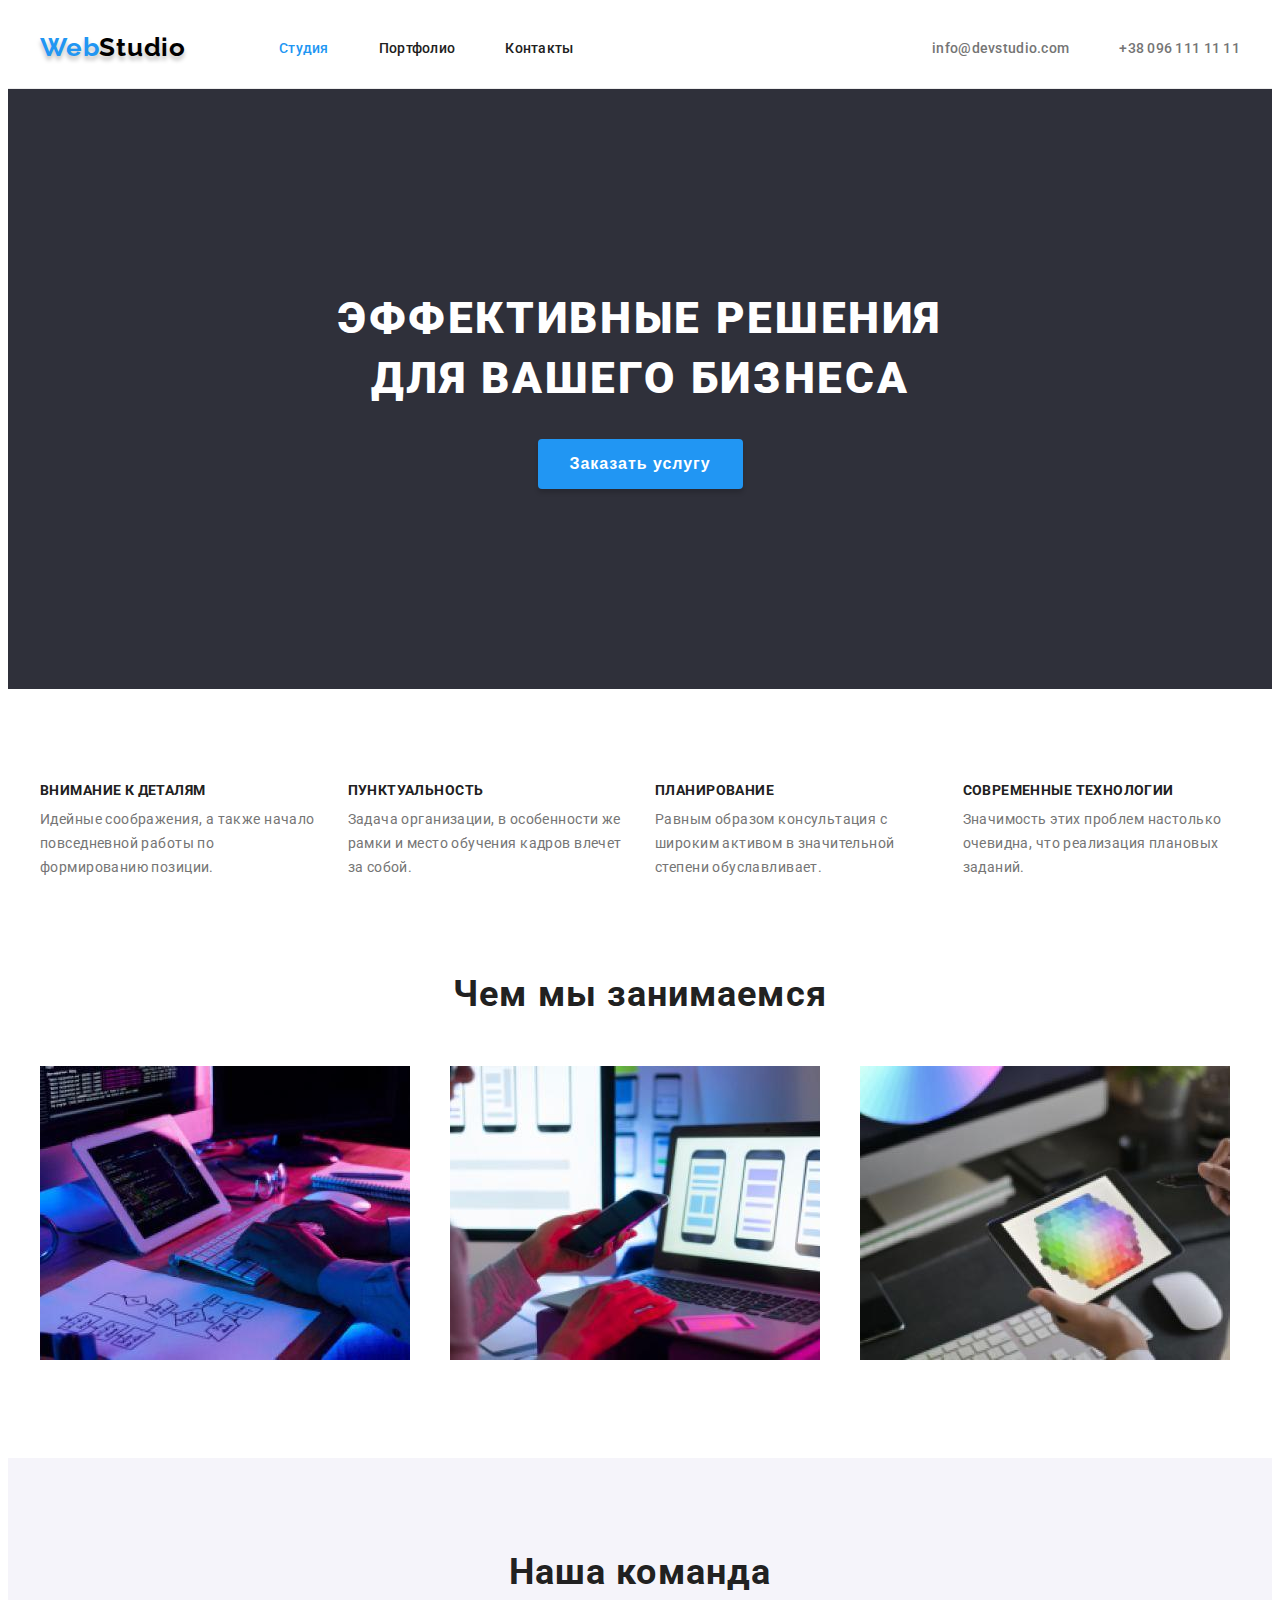
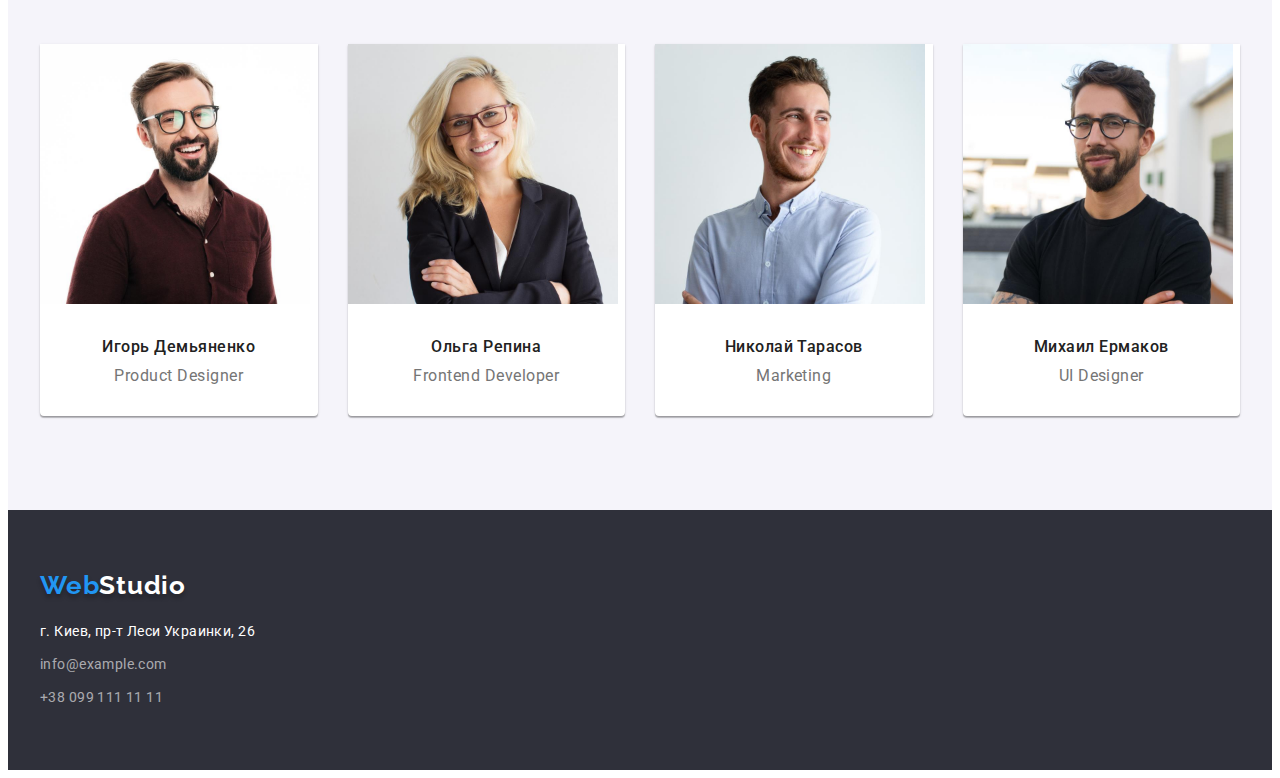
<file: index.html>
<!DOCTYPE html>
<html lang="ru">
  <head>
    <meta charset="UTF-8" />
    <meta http-equiv="X-UA-Compatible" content="IE=edge" />
    <meta name="viewport" content="width=device-width, initial-scale=1.0" />
    <title>Document</title>
    <link rel="preconnect" href="https://fonts.googleapis.com" />
    <link rel="preconnect" href="https://fonts.gstatic.com" crossorigin />
    <link
      href="https://fonts.googleapis.com/css2?family=Raleway:wght@700&family=Roboto:wght@400;500;700;900&display=swap"
      rel="stylesheet"
    />
    <link
      rel="stylesheet"
      href="https://cdnjs.cloudflare.com/ajax/libs/modern-normalize/1.1.0/modern-normalize.min.css"
      integrity="sha512-wpPYUAdjBVSE4KJnH1VR1HeZfpl1ub8YT/NKx4PuQ5NmX2tKuGu6U/JRp5y+Y8XG2tV+wKQpNHVUX03MfMFn9Q=="
      crossorigin="anonymous"
      referrerpolicy="no-referrer"
    />
    <link rel="stylesheet" href="./css/styles.css" />
  </head>

  <body>
    <!--Верхняя линия-->
    <header class="header">
      <div class="container head-container">
        <a lang="en" href="index.html" class="logo logo-head link"
          ><span class="logo-blue">Web</span>Studio</a
        >
        <nav class="header-nav">
          <ul class="nav-list list">
            <li class="nav-item">
              <a class="nav-link link current" href="index.html">Студия</a>
            </li>
            <li class="nav-item">
              <a class="nav-link link" href="portfolio.html">Портфолио</a>
            </li>
            <li class="nav-item">
              <a class="nav-link link" href="">Контакты</a>
            </li>
          </ul>
        </nav>

        <div class="head-contacts">
          <ul class="contacts-list list">
            <li class="contacts-item">
              <a class="contacts-link link" href="mailto:info@devstudio.com"
                >info@devstudio.com</a
              >
            </li>
            <li class="contacts-item">
              <a class="contacts-link link" href="tel:+380961111111"
                >+38 096 111 11 11</a
              >
            </li>
          </ul>
        </div>
      </div>
    </header>

    <!-- герой -->
    <main>
      <!--Шапка-->
      <section class="hero">
        <div class="container">
          <h1 class="hero-title">Эффективные решения для вашего бизнеса</h1>
          <button type="button" class="button-primary">Заказать услугу</button>
        </div>
      </section>

      <!--Особености-->
      <section class="features">
        <div class="container">
          <h2 class="featurs-title visually-hidden">Особености</h2>
          <ul class="features-list list">
            <li class="features-item">
              <h3 class="features-item-title">Внимание к деталям</h3>
              <p class="features-dsc">
                Идейные соображения, а также начало повседневной работы по
                формированию позиции.
              </p>
            </li>
            <li class="features-item">
              <h3 class="features-item-title">Пунктуальность</h3>
              <p class="features-dsc">
                Задача организации, в особенности же рамки и место обучения
                кадров влечет за собой.
              </p>
            </li>
            <li class="features-item">
              <h3 class="features-item-title">Планирование</h3>
              <p class="features-dsc">
                Равным образом консультация с широким активом в значительной
                степени обуславливает.
              </p>
            </li>
            <li class="features-item">
              <h3 class="features-item-title">Современные технологии</h3>
              <p class="features-dsc">
                Значимость этих проблем настолько очевидна, что реализация
                плановых заданий.
              </p>
            </li>
          </ul>
        </div>
      </section>

      <!--Чем мы занимаемся-->
      <section class="work">
        <div class="container">
          <h2 class="work-title">Чем мы занимаемся</h2>
          <ul class="work-list list">
            <li class="work-item">
              <img
                src=" ./images/box1.jpg"
                alt="чем-то занимаються"
                width="370"
                height="294"
              />
            </li>
            <li class="work-item">
              <img
                src="./images/box2.jpg"
                alt="чем-то занимаються"
                width="370"
                height="294"
              />
            </li>
            <li class="work-item">
              <img
                src="./images/box3.jpg"
                alt="чем-то занимаються"
                width="370"
                height="294"
              />
            </li>
          </ul>
        </div>
      </section>

      <!--Наша команда-->
      <section class="teem">
        <div class="container">
          <h2 class="teem-title">Наша команда</h2>
          <ul class="teem-list list">
            <li class="teem-item">
              <img
                src="./images/imgid.jpg"
                alt="фото:Игорь Демьяненко"
                width="270"
                height="260"
              />
              <div class="teem-title-dsc">
                <h3 class="teem-name-title">Игорь Демьяненко</h3>
                <p lang="en" class="teem-dsc">Product Designer</p>
              </div>
            </li>

            <li class="teem-item">
              <img
                src="./images/imgor.jpg"
                alt="фото:Ольга Репина"
                width="270"
                height="260"
              />
              <div class="teem-title-dsc">
                <h3 class="teem-name-title">Ольга Репина</h3>
                <p lang="en" class="teem-dsc">Frontend Developer</p>
              </div>
            </li>

            <li class="teem-item">
              <img
                src="./images/imgnt.jpg"
                alt="фото:Николай Тарасов"
                width="270"
                height="260"
              />
              <div class="teem-title-dsc">
                <h3 class="teem-name-title">Николай Тарасов</h3>
                <p lang="en" class="teem-dsc">Marketing</p>
              </div>
            </li>

            <li class="teem-item">
              <img
                src="./images/imgme.jpg"
                alt="фото:Михаил Ермаков"
                width="270"
                height="260"
              />
              <div class="teem-title-dsc">
                <h3 class="teem-name-title">Михаил Ермаков</h3>
                <p lang="en" class="teem-dsc">UI Designer</p>
              </div>
            </li>
          </ul>
        </div>
      </section>
    </main>

    <!--Подвал-->
    <footer class="footer">
      <div class="container footer-container">
        <a class="logo logo-footer link" href="/"
          ><span class="logo-blue">Web</span>Studio</a
        >
        <address>
          <ul class="contacts-footer-list list">
            <li class="footer-item">
              <a
                class="map-link link"
                href="https://www.google.com/maps/place/%D0%B1%D1%83%D0%BB.+%D0%9B%D0%B5%D1%81%D0%B8+%D0%A3%D0%BA%D1%80%D0%B0%D0%B8%D0%BD%D0%BA%D0%B8,+26,+%D0%9A%D0%B8%D0%B5%D0%B2,+02000/@50.4265807,30.5361971,17z/data=!3m1!4b1!4m5!3m4!1s0x40d4cf0e033ecbe9:0x57a4dffefec77da0!8m2!3d50.4265807!4d30.5383858"
              >
                г. Киев, пр-т Леси Украинки, 26</a
              >
            </li>
            <li class="footer-item">
              <a
                class="footer-contacts-link link"
                href="mailto:info@example.com"
                >info@example.com</a
              >
            </li>
            <li class="footer-item">
              <a class="footer-contacts-link link" href="tel:+380991111111"
                >+38 099 111 11 11</a
              >
            </li>
          </ul>
        </address>
      </div>
    </footer>
  </body>
</html>
</file>
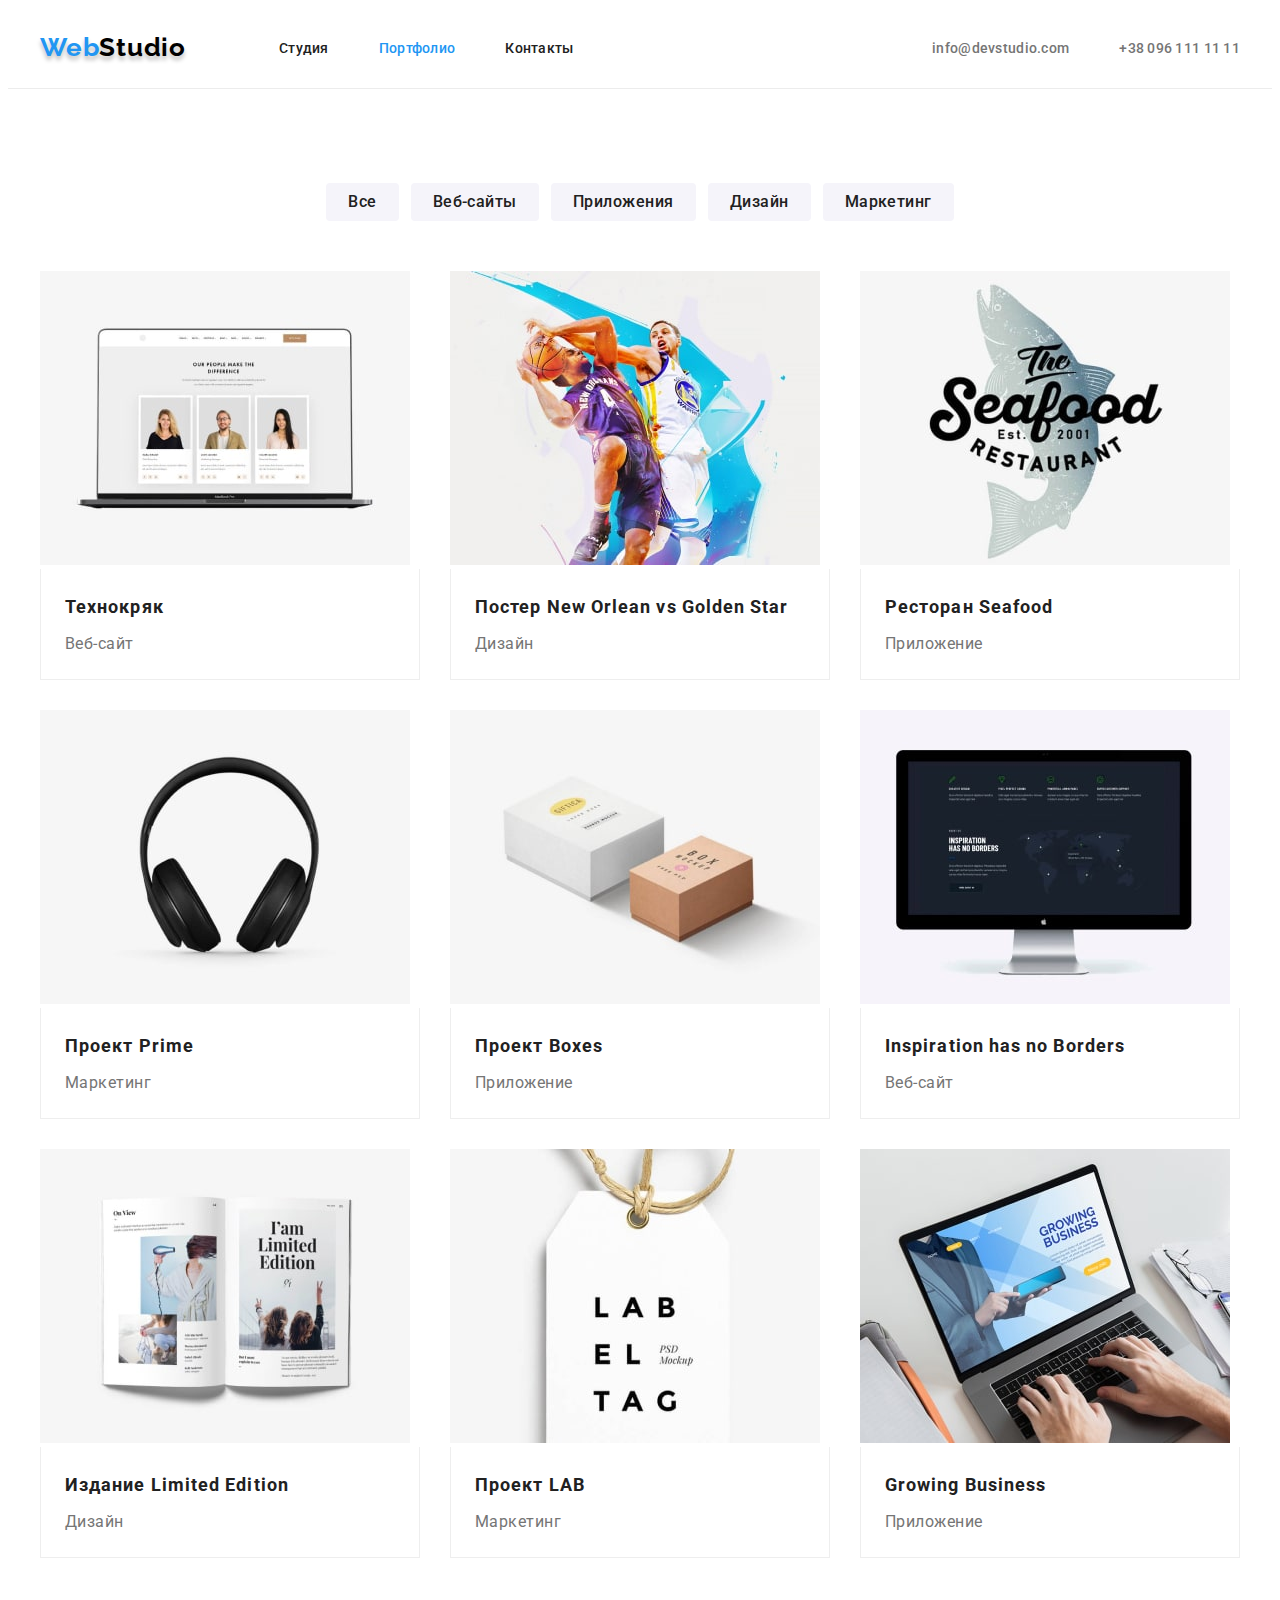
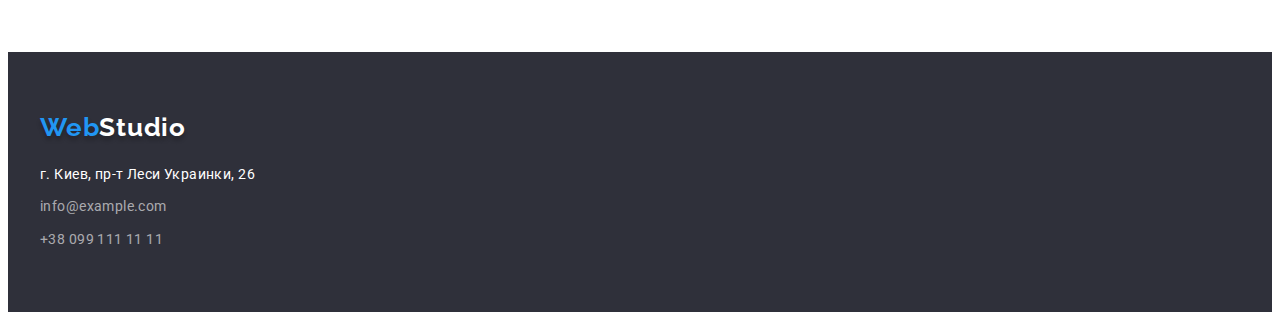
<file: portfolio.html>
<!DOCTYPE html>
<html lang="ru">
  <head>
    <meta charset="UTF-8" />
    <meta http-equiv="X-UA-Compatible" content="IE=edge" />
    <meta name="viewport" content="width=device-width, initial-scale=1.0" />
    <title>Document</title>
    <link rel="preconnect" href="https://fonts.googleapis.com" />
    <link rel="preconnect" href="https://fonts.gstatic.com" crossorigin />
    <link
      href="https://fonts.googleapis.com/css2?family=Raleway:wght@700&family=Roboto:wght@400;500;700;900&display=swap"
      rel="stylesheet"
    />
    <link
      rel="stylesheet"
      href="https://cdnjs.cloudflare.com/ajax/libs/modern-normalize/1.1.0/modern-normalize.min.css"
      integrity="sha512-wpPYUAdjBVSE4KJnH1VR1HeZfpl1ub8YT/NKx4PuQ5NmX2tKuGu6U/JRp5y+Y8XG2tV+wKQpNHVUX03MfMFn9Q=="
      crossorigin="anonymous"
      referrerpolicy="no-referrer"
    />
    <link rel="stylesheet" href="./css/styles.css" />
  </head>

  <body>
    <header class="header">
      <div class="container head-container">
        <a lang="en" href="index.html" class="logo logo-head link"
          ><span class="logo-blue">Web</span>Studio</a
        >
        <nav class="header-nav">
          <ul class="nav-list list">
            <li class="nav-item">
              <a class="nav-link link" href="index.html">Студия</a>
            </li>
            <li class="nav-item">
              <a class="nav-link link current" href="portfolio.html"
                >Портфолио</a
              >
            </li>
            <li class="nav-item">
              <a class="nav-link link" href="">Контакты</a>
            </li>
          </ul>
        </nav>

        <div class="head-contacts">
          <ul class="contacts-list list">
            <li class="contacts-item">
              <a class="contacts-link link" href="mailto:info@devstudio.com"
                >info@devstudio.com</a
              >
            </li>
            <li class="contacts-item">
              <a class="contacts-link link" href="tel:+380961111111"
                >+38 096 111 11 11</a
              >
            </li>
          </ul>
        </div>
      </div>
    </header>

    <main>
      <section class="portfolio">
        <div class="container">
          <h1 class="portfilio-title visually-hidden">Портфолио</h1>
          <div class="filter">
            <button type="button" class="button-secondary">Все</button>
            <button type="button" class="button-secondary">Веб-сайты</button>
            <button type="button" class="button-secondary">Приложения</button>
            <button type="button" class="button-secondary">Дизайн</button>
            <button type="button" class="button-secondary">Маркетинг</button>
          </div>

          <ul class="port-list list">
            <li class="port-item">
              <a class="link" href=""
                ><img
                  src="./images/thechnocrack.jpg"
                  alt="Технокряк"
                  width="370"
                  height="294"
                />
                <div class="border-item">
                  <h2 class="port-item-title">Технокряк</h2>
                  <p class="port-dsc">Веб-сайт</p>
                </div>
              </a>
            </li>
            <li class="port-item">
              <a class="link" href=""
                ><img
                  src="./images/posternovsgs.jpg"
                  alt="Постер New Orlean vs Golden Star"
                  width="370"
                  height="294"
                />
                <div class="border-item">
                  <h2 class="port-item-title">
                    Постер New Orlean vs Golden Star
                  </h2>
                  <p class="port-dsc">Дизайн</p>
                </div>
              </a>
            </li>
            <li class="port-item">
              <a class="link" href=""
                ><img
                  src="./images/restorantseafood.jpg"
                  alt="логотип ресторана морепродуктов"
                  width="370"
                  height="294"
                />
                <div class="border-item">
                  <h2 class="port-item-title">Ресторан Seafood</h2>
                  <p class="port-dsc">Приложение</p>
                </div>
              </a>
            </li>
            <li class="port-item">
              <a class="link" href=""
                ><img
                  src="./images/projectprime.jpg"
                  alt="Проект Prime"
                  width="370"
                  height="294"
                />
                <div class="border-item">
                  <h2 class="port-item-title">Проект Prime</h2>
                  <p class="port-dsc">Маркетинг</p>
                </div>
              </a>
            </li>
            <li class="port-item">
              <a class="link" href=""
                ><img
                  src="./images/projectboxes.jpg"
                  alt="Проект Boxes"
                  width="370"
                  height="294"
                />
                <div class="border-item">
                  <h2 class="port-item-title">Проект Boxes</h2>
                  <p class="port-dsc">Приложение</p>
                </div>
              </a>
            </li>
            <li class="port-item">
              <a class="link" href=""
                ><img
                  src="./images/Inspirationhasnoborders.jpg"
                  alt="Inspiration has no Borders"
                  width="370"
                  height="294"
                />
                <div class="border-item">
                  <h2 class="port-item-title">Inspiration has no Borders</h2>
                  <p class="port-dsc">Веб-сайт</p>
                </div>
              </a>
            </li>
            <li class="port-item">
              <a class="link" href=""
                ><img
                  src="./images/limitededition.jpg"
                  alt="Издание Limited Edition"
                  width="370"
                  height="294"
                />
                <div class="border-item">
                  <h2 class="port-item-title">Издание Limited Edition</h2>
                  <p class="port-dsc">Дизайн</p>
                </div>
              </a>
            </li>
            <li class="port-item">
              <a class="link" href=""
                ><img
                  src="./images/lab.jpg"
                  alt="Проект LAB"
                  width="370"
                  height="294"
                />
                <div class="border-item">
                  <h2 class="port-item-title">Проект LAB</h2>
                  <p class="port-dsc">Маркетинг</p>
                </div>
              </a>
            </li>
            <li class="port-item">
              <a class="link" href=""
                ><img
                  src="./images/growingbusiness.jpg"
                  alt="Growing Business"
                  width="370"
                  height="294"
                />
                <div class="border-item">
                  <h2 class="port-item-title">Growing Business</h2>
                  <p class="port-dsc">Приложение</p>
                </div>
              </a>
            </li>
          </ul>
        </div>
      </section>
    </main>

    <!--Подвал-->
    <footer class="footer">
      <div class="container footer-container">
        <a class="logo logo-footer link" href="/"
          ><span class="logo-blue">Web</span>Studio</a
        >
        <address>
          <ul class="contacts-footer-list list">
            <li class="footer-item">
              <a
                class="map-link link"
                href="https://www.google.com/maps/place/%D0%B1%D1%83%D0%BB.+%D0%9B%D0%B5%D1%81%D0%B8+%D0%A3%D0%BA%D1%80%D0%B0%D0%B8%D0%BD%D0%BA%D0%B8,+26,+%D0%9A%D0%B8%D0%B5%D0%B2,+02000/@50.4265807,30.5361971,17z/data=!3m1!4b1!4m5!3m4!1s0x40d4cf0e033ecbe9:0x57a4dffefec77da0!8m2!3d50.4265807!4d30.5383858"
              >
                г. Киев, пр-т Леси Украинки, 26</a
              >
            </li>
            <li class="footer-item">
              <a
                class="footer-contacts-link link"
                href="mailto:info@example.com"
                >info@example.com</a
              >
            </li>
            <li class="footer-item">
              <a class="footer-contacts-link link" href="tel:+380991111111"
                >+38 099 111 11 11</a
              >
            </li>
          </ul>
        </address>
      </div>
    </footer>
  </body>
</html>
</file>
<file: css/styles.css>
:root {
  --primary-text-color: #757575;
  --title-text-color: #212121;
  --accent-color: #2196f3;
  --primary-white-color: #ffffff;
  --second-background: #f5f4fa;
  --hero-footer-background: #2f303a;
  --border: #ECECEC;
  --border-client: #afb1b8;
}
 
.container {
    width: 1200px;
    margin: 0 auto;
    padding-left: 15px;
    padding-right: 15px;

}

p, h1, h2, h3, h4, h5, h6 {
    margin: 0;
}

.img {
    display: block;
}

body {
    font-family: Roboto, sans-serif;
    color: var(--primary-text-color);
    background-color: var(--primary-white-color); 
}   

.nav-link.current {
    color: var(--accent-color);
}

.link {
    text-decoration: none; 
}

.list {
    margin: 0;
    padding: 0;
    list-style: none;
}

.visually-hidden {
    position: absolute;
    width: 1px;
    height: 1px;
    margin: -1px;
    padding: 0;
    overflow: hidden;
    border: 0;
    clip: rect(0 0 0 0);
}
/* -------------------HEADER------------------- */

.header {
    border-bottom: 1px solid var(--border);
}

.head-container {
    display: flex;
    align-items: center;
} 

.logo {
    font-family: Raleway, sans-serif;
    font-weight: bold;
    font-size: 26px;
    line-height: 1.19;
    letter-spacing: 0.03em;
    color: #000000;
    text-shadow: 0px 4px 4px rgba(0, 0, 0, 0.25);   
}

.logo-head {
    padding-top: 24px;
    margin-right: 93px;
    padding-bottom: 25px;
}

.logo-blue {
    color: var(--accent-color);
}

.nav-list {
    display: flex;
}

.nav-item:not(:last-child ) {
    margin-right: 50px;
}

.nav-link {
    font-weight: 500;
    font-size: 14px;
    line-height: 1.14;
    letter-spacing: 0.02em;
    color: var(--title-text-color);

    padding-top: 30px;
    padding-bottom: 30px;
}

.nav-link:hover,
.nav-link:focus {
    color: var(--accent-color);
}

.head-contacts {
    margin-left: auto;  
} 

.contacts-list {
    display: flex;
}

.contacts-item:not(:last-child) {
    margin-right: 50px;
}

.contacts-link {
    font-weight: 500;
    font-size: 14px;
    line-height: 1.14;
    letter-spacing: 0.02em;
    color: var(--primary-text-color);

    padding-top: 30px;
    padding-bottom: 30px;
}

.contacts-link:hover,
.contacts-link:focus {
    color: var(--accent-color);
}

/* ------------------HERO-------------------- */

.hero {
    background-color: var(--hero-footer-background);
    padding-top: 200px;
    padding-bottom: 200px;
    text-align: center;
}

.hero-title {
    font-weight: 900;
    font-size: 44px;
    line-height: 1.36;  
    text-align: center;
    letter-spacing: 0.06em;
    text-transform: uppercase;
    color: var(--primary-white-color);
    
    max-width: 696px;
    margin: 0 auto;
    margin-bottom: 30px;
}

.button-primary {
    font-weight: 700;
    font-size: 16px;
    line-height: 1.87;
    letter-spacing: 0.06em;
    color: var(--primary-white-color);
    background-color: var(--accent-color);
    border-radius: 4px;
    border: none;
    cursor: pointer;
    box-shadow: 0px 4px 4px rgba(0, 0, 0, 0.15);

    padding: 10px 32px;
}

.button.primary:hover,
.button.primary:focus {
    color: var(--title-text-color);
    background-color: var(--primary-white-color)
}

/* -------------------ОСОБЕНОСТИ ---------------*/
.features {
    padding-top: 94px;
    padding-bottom: 47px;
}

.features-list {
    display: flex;
    margin-left: -30px;
}

.features-item {
    margin-left: 30px;
    flex-basis: calc(100% / 4 - 30px);    
}

.features-item-title {
    font-weight: 700;
    font-size: 14px;
    line-height: 1.14;
    letter-spacing: 0.03em;
    text-transform: uppercase;
    color: var(--title-text-color);

    margin-bottom: 10px;
}

.features-dsc {
    font-size: 14px;
    line-height: 1.71;
    letter-spacing: 0.03em;
}

/*------------------- РОБОТЫ---------------------- */

.work {
    padding-top: 47px;
    padding-bottom: 94px;
}
.work-title {
    font-weight: 700;
    font-size: 36px;
    line-height: 1.16;
    text-align: center;
    letter-spacing: 0.03em;
    color: var(--title-text-color);

    margin-bottom: 50px;
}

.work-list {
    display: flex;
    margin-left: -30px;
}

.work-item {
    margin-left: 30px;
    flex-basis: calc(100% / 3 - 30px);
}

/*--------------------- КОМАНДА -----------------*/

.teem {
    background-color: var(--second-background);
    padding-top: 94px;
    padding-bottom: 94px;
}

.teem-title {
    font-weight: 700;
    font-size: 36px;
    line-height: 1.16;
    text-align: center;
    letter-spacing: 0.03em;
    color: var(--title-text-color);

    margin-bottom: 50px; 
}


.teem-list {
    display: flex;
    margin-left: -30px;
}

.teem-item {
    background: var(--primary-white-color);
    box-shadow: 0px 1px 3px rgba(0, 0, 0, 0.12), 
                0px 1px 1px rgba(0, 0, 0, 0.14), 
                0px 2px 1px rgba(0, 0, 0, 0.2);
    border-radius: 0px 0px 4px 4px;
    margin-left: 30px;
    flex-basis: calc(100% / 4 - 30px);
}

.teem-title-dsc {
    padding-top: 30px;
    padding-bottom: 30px;
}

.teem-name-title {
    font-weight: 500;
    font-size: 16px;
    line-height: 1.18;
    text-align: center;
    letter-spacing: 0.03em;
    color: var(--title-text-color);

    margin-bottom: 10px;
}

.teem-dsc {
    font-size: 16px;
    line-height: 1.18;
    text-align: center;
    letter-spacing: 0.03em; 
}

/* ----------------PORTFOLIO-----------------*/

.portfolio {
    padding-top: 94px;
    padding-bottom: 94px;
}
.filter {
    text-align: center;
    margin-bottom: 50px; 
}

.button-secondary {
    font-family: inherit; 
    font-weight: 500;
    font-size: 16px;
    line-height: 1.62;
    letter-spacing: 0.03em;
    color: var(--title-text-color);
    background-color: var(--second-background);
    border-radius: 4px;
    border: none;   
    cursor: pointer;
    padding: 6px 22px; 
}

.button-secondary:not(:last-child) {
    margin-right: 8px;
}

.button-secondary:hover,
.button-secondary:focus {
    color: var(--primary-white-color);
    background-color: var(--accent-color);
}

.port-list {
    display: flex;
    flex-wrap: wrap;
    margin-left: -30px;
    margin-top: -30px;
}

.port-item {
    margin-left: 30px;
    margin-top: 30px;
    flex-basis: calc(100% / 3 - 30px);
}

.border-item {
    padding-top: 20px;
    padding-left: 24px;
    padding-bottom: 20px;
    background: var(--primary-white-color);
    border: 1px solid #eeeeee;
    border-top: none;
}

.port-item-title {
    font-weight: 700;
    font-size: 18px;
    line-height: 2;
    letter-spacing: 0.06em;
    color: var(--title-text-color);

    margin-bottom: 4px;
}

.port-dsc {
    font-size: 16px;
    line-height: 1.87;
    letter-spacing: 0.03em;
    color: var(--primary-text-color);
}

/* ------------------FOOTER------------------- */

.footer {
    background-color: var(--hero-footer-background);
    padding-top: 60px;
    padding-bottom: 60px;
}

.footer-container {
    display: flex;
    flex-direction: column;
}
.logo-footer {
    color: var(--primary-white-color);
    margin-bottom: 20px;
}

.contacts-footer-list {
    display: flex;
    flex-direction: column;
}

.footer-item:not(:last-child) {
    margin-bottom: 9px;
}
.map-link {
    font-style: normal;
    font-size: 14px;
    line-height: 1.71;
    letter-spacing: 0.03em;
    color: var(--primary-white-color);
}

.footer-contacts-link {
    font-style: normal;
    font-size: 14px;
    line-height: 1.71;
    letter-spacing: 0.03em;
    color: rgba(255, 255, 255, 0.6);
}

.footer-contacts-link:hover,
.footer-contacts-link:focus,
.map-link:hover,
.map-link:focus {
    color: var(--accent-color);
}
</file>
